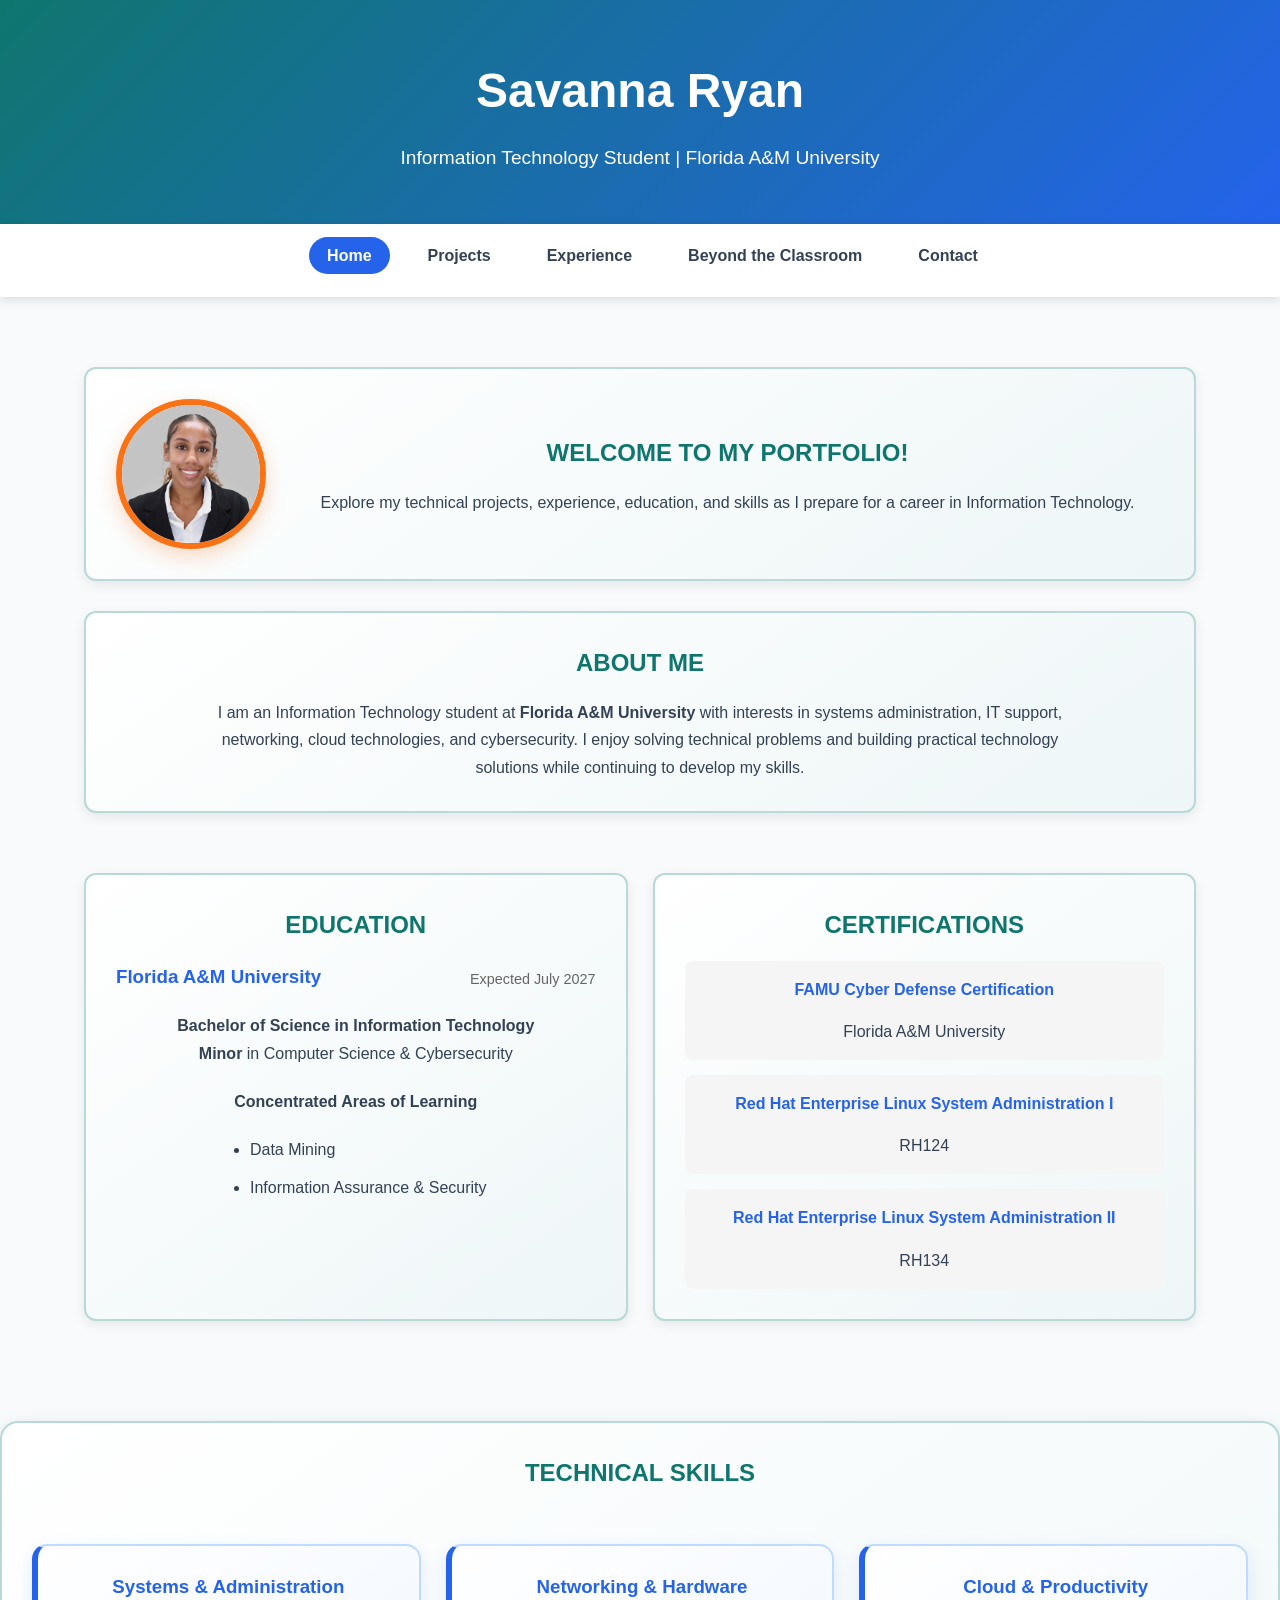
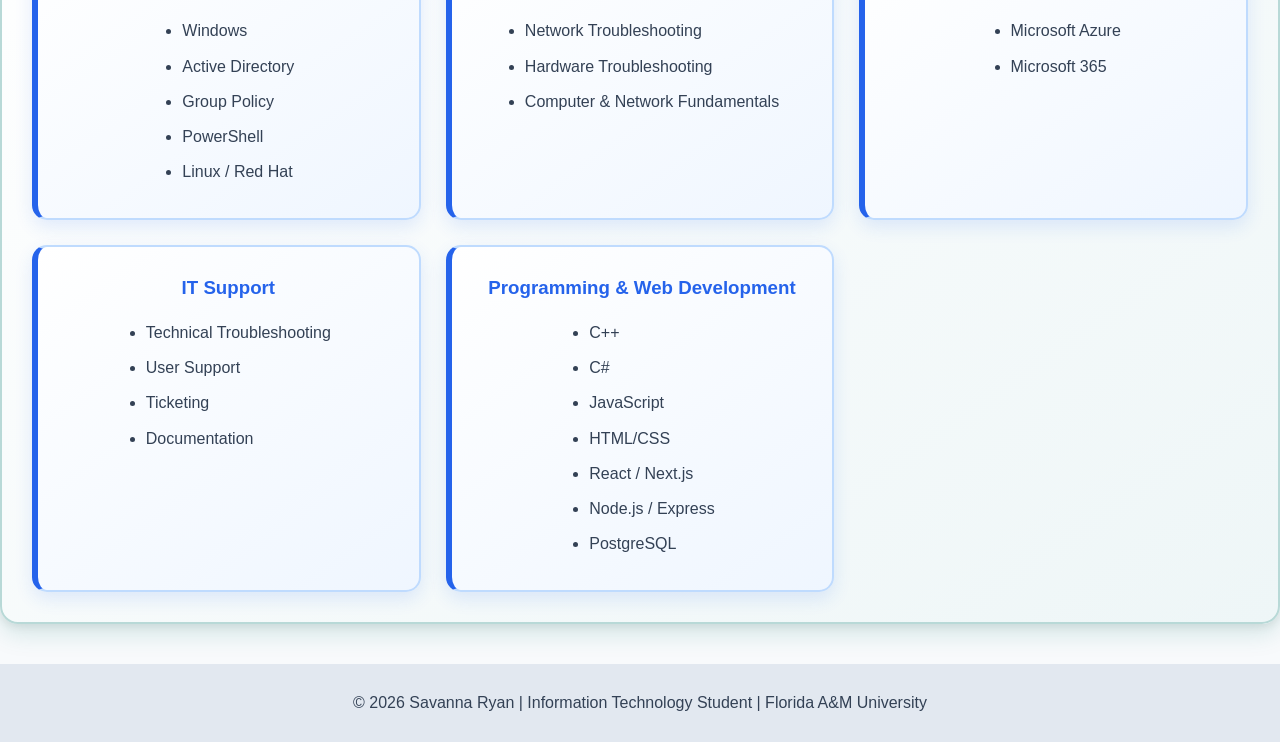
<file: index.html>
<!DOCTYPE html>
<html lang="en">

<head>
    <meta charset="UTF-8">
    <meta name="viewport" content="width=device-width, initial-scale=1.0">

    <title>Savanna Ryan | Portfolio Home</title>

    <link rel="stylesheet" href="css/styles.css">
</head>

<body>

    <header>
        <h1>Savanna Ryan</h1>
        <p>Information Technology Student | Florida A&amp;M University</p>
    </header>

<nav>

<ul>

<li><a href="index.html" class="active">Home</a></li>


<li class="dropdown">

<a href="projects.html">Projects</a>

<ul class="dropdown-menu">

<li>
<a href="projects/enterprise.html">
Enterprise Windows Infrastructure & Administration Lab
</a>
</li>

<li>
<a href="projects/it-support.html">
IT Support Operations & System Administration Lab
</a>
</li>

<li>
<a href="projects/portfolio.html">
Professional Portfolio Website
</a>
</li>

<li>
<a href="projects/streetwear.html">
Striker's Streetwear: E-Commerce Site — In Development
</a>
</li>

</ul>

</li>

<li><a href="experience.html">Experience</a></li>


<li><a href="collegelife.html">Beyond the Classroom</a></li>

<li><a href="contact.html">Contact</a></li>

</ul>

</nav>

 <main>

    <!-- Welcome + About Me -->
 

        <section id="welcome">

            <div class="profile-photo">
                <img src="images/profile.jpg" alt="Professional portrait of Savanna Ryan">
            </div>

            <div class="hero-text">
                <h2>WELCOME TO MY PORTFOLIO!</h2>

                <p>
                    Explore my technical projects, experience, education,
                    and skills as I prepare for a career in Information Technology.
                </p>
            </div>

        </section>


        <section class="about-me">

            <h2>ABOUT ME</h2>

            <p>
                I am an Information Technology student at
                <strong>Florida A&amp;M University</strong> with interests in
                systems administration, IT support, networking, cloud
                technologies, and cybersecurity. I enjoy solving technical
                problems and building practical technology solutions while
                continuing to develop my skills.
            </p>

        </section>




    <!-- Education + Certifications -->
    <div class="bottom-section">

        <!-- Education -->
        <section class="education-section">

            <h2>EDUCATION</h2>

            <div class="education-card">

                <div class="education-header">
                    <h3>Florida A&amp;M University</h3>
                    <span>Expected July 2027</span>
                </div>

                <p class="degree">
                    <strong>Bachelor of Science in Information Technology</strong>
                </p>

                <p>
                    <strong>Minor</strong> in Computer Science &amp; Cybersecurity
                </p>

                <div class="learning-areas">
                    <h4>Concentrated Areas of Learning</h4>

                    <ul>
                        <li>Data Mining</li>
                        <li>Information Assurance &amp; Security</li>
                    </ul>
                </div>

            </div>

        </section>


        <!-- Certifications -->
        <section class="certifications-section">

            <h2>CERTIFICATIONS</h2>

            <div class="certification-grid">

                <div class="certification-card">
                    <h3>FAMU Cyber Defense Certification</h3>
                    <p>Florida A&amp;M University</p>
                </div>

                <div class="certification-card">
                    <h3>Red Hat Enterprise Linux System Administration I</h3>
                    <p>RH124</p>
                </div>

                <div class="certification-card">
                    <h3>Red Hat Enterprise Linux System Administration II</h3>
                    <p>RH134</p>
                </div>

            </div>

        </section>

    </div>

</main>


            <!-- Technical Skills -->
            <section class="skills-preview">

                <h2>TECHNICAL SKILLS</h2>

                <div class="skills-category">

                    <h3>Systems &amp; Administration</h3>
                    <ul>
                        <li>Windows</li>
                        <li>Active Directory</li>
                        <li>Group Policy</li>
                        <li>PowerShell</li>
                        <li>Linux / Red Hat</li>
                    </ul>

                </div>

                <div class="skills-category">

                    <h3>Networking &amp; Hardware</h3>
                    <ul>
                        <li>Network Troubleshooting</li>
                        <li>Hardware Troubleshooting</li>
                        <li>Computer &amp; Network Fundamentals</li>
                    </ul>

                </div>

                <div class="skills-category">

                    <h3>Cloud &amp; Productivity</h3>
                    <ul>
                        <li>Microsoft Azure</li>
                        <li>Microsoft 365</li>
                    </ul>

                </div>

                <div class="skills-category">

                    <h3>IT Support</h3>
                    <ul>
                        <li>Technical Troubleshooting</li>
                        <li>User Support</li>
                        <li>Ticketing</li>
                        <li>Documentation</li>
                    </ul>

                </div>

                <div class="skills-category">

                    <h3>Programming &amp; Web Development</h3>
                    <ul>
                        <li>C++</li>
                        <li>C#</li>
                        <li>JavaScript</li>
                        <li>HTML/CSS</li>
                        <li>React / Next.js</li>
                        <li>Node.js / Express</li>
                        <li>PostgreSQL</li>
                    </ul>

                </div>

            </section>

        </section>

    </main>

    <footer>
        <p>
            &copy; 2026 Savanna Ryan |
            Information Technology Student |
            Florida A&amp;M University
        </p>
    </footer>

</body>

</html>
</file>
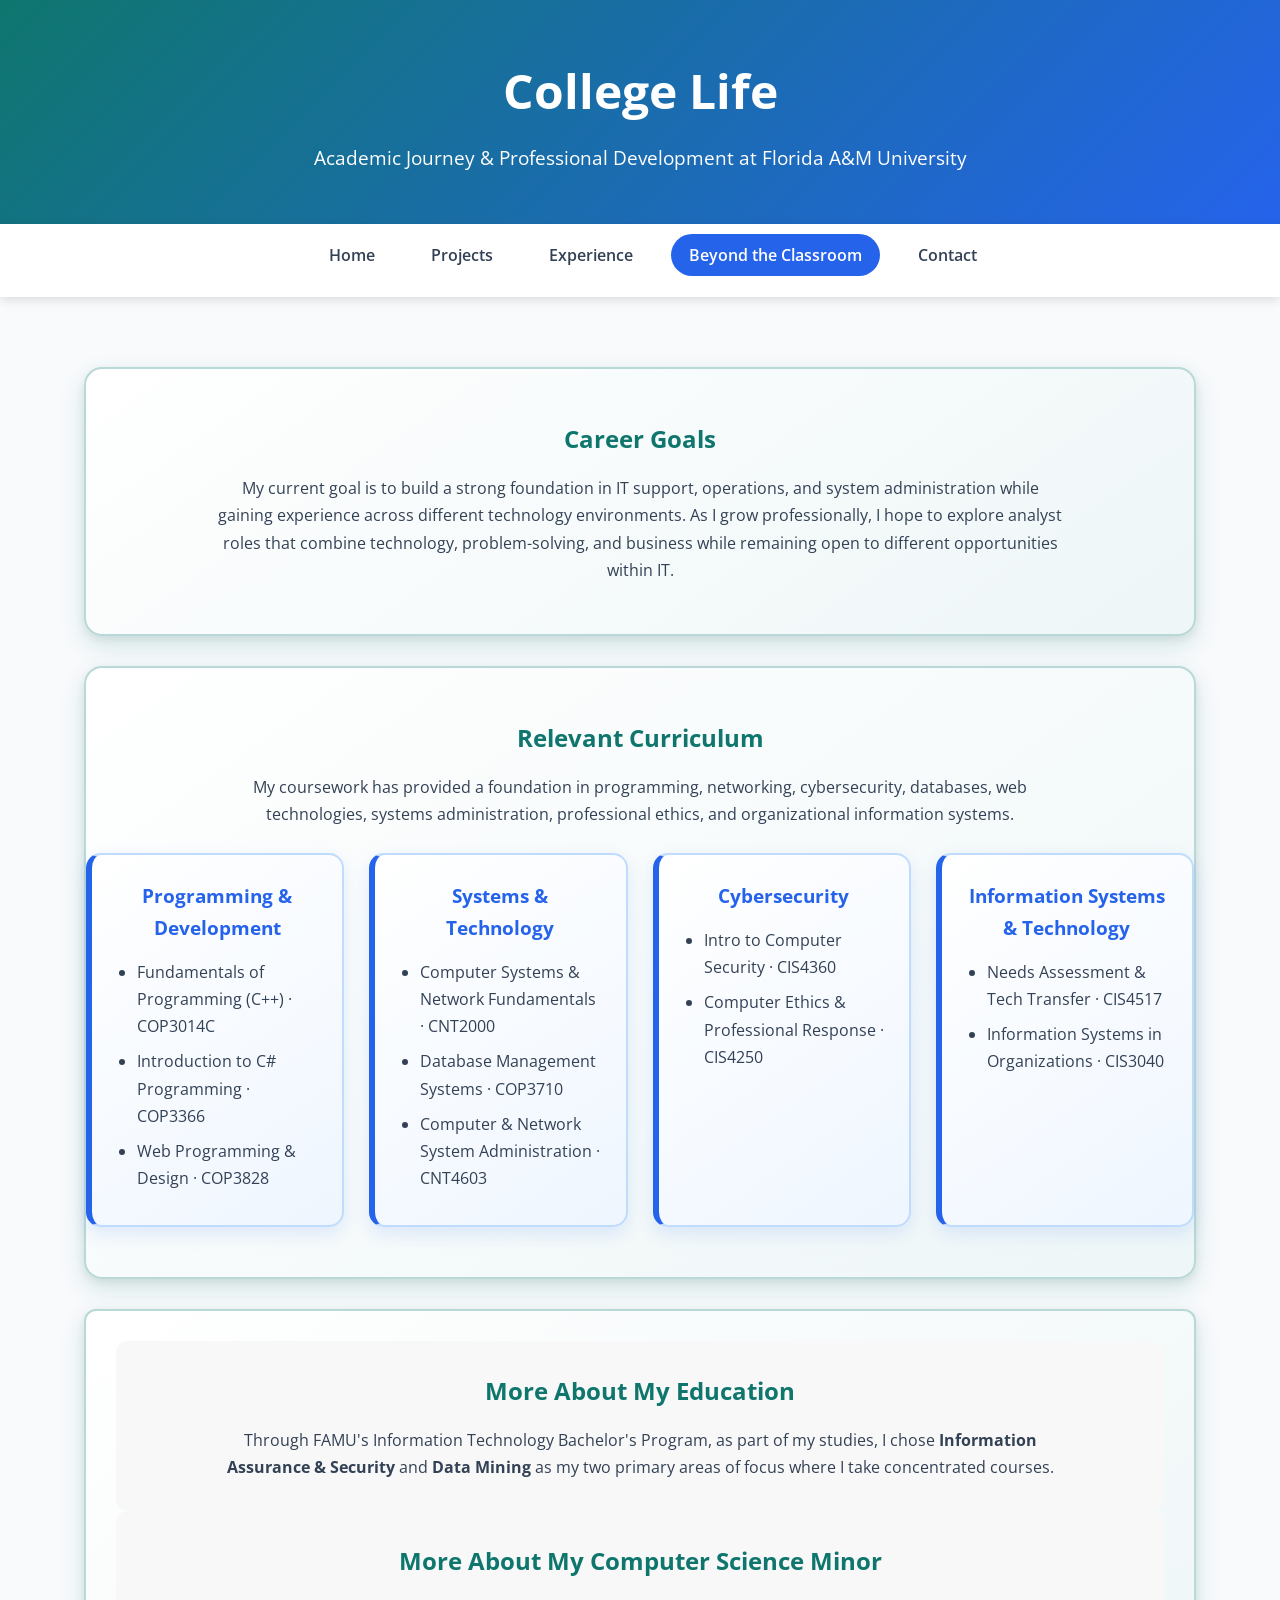
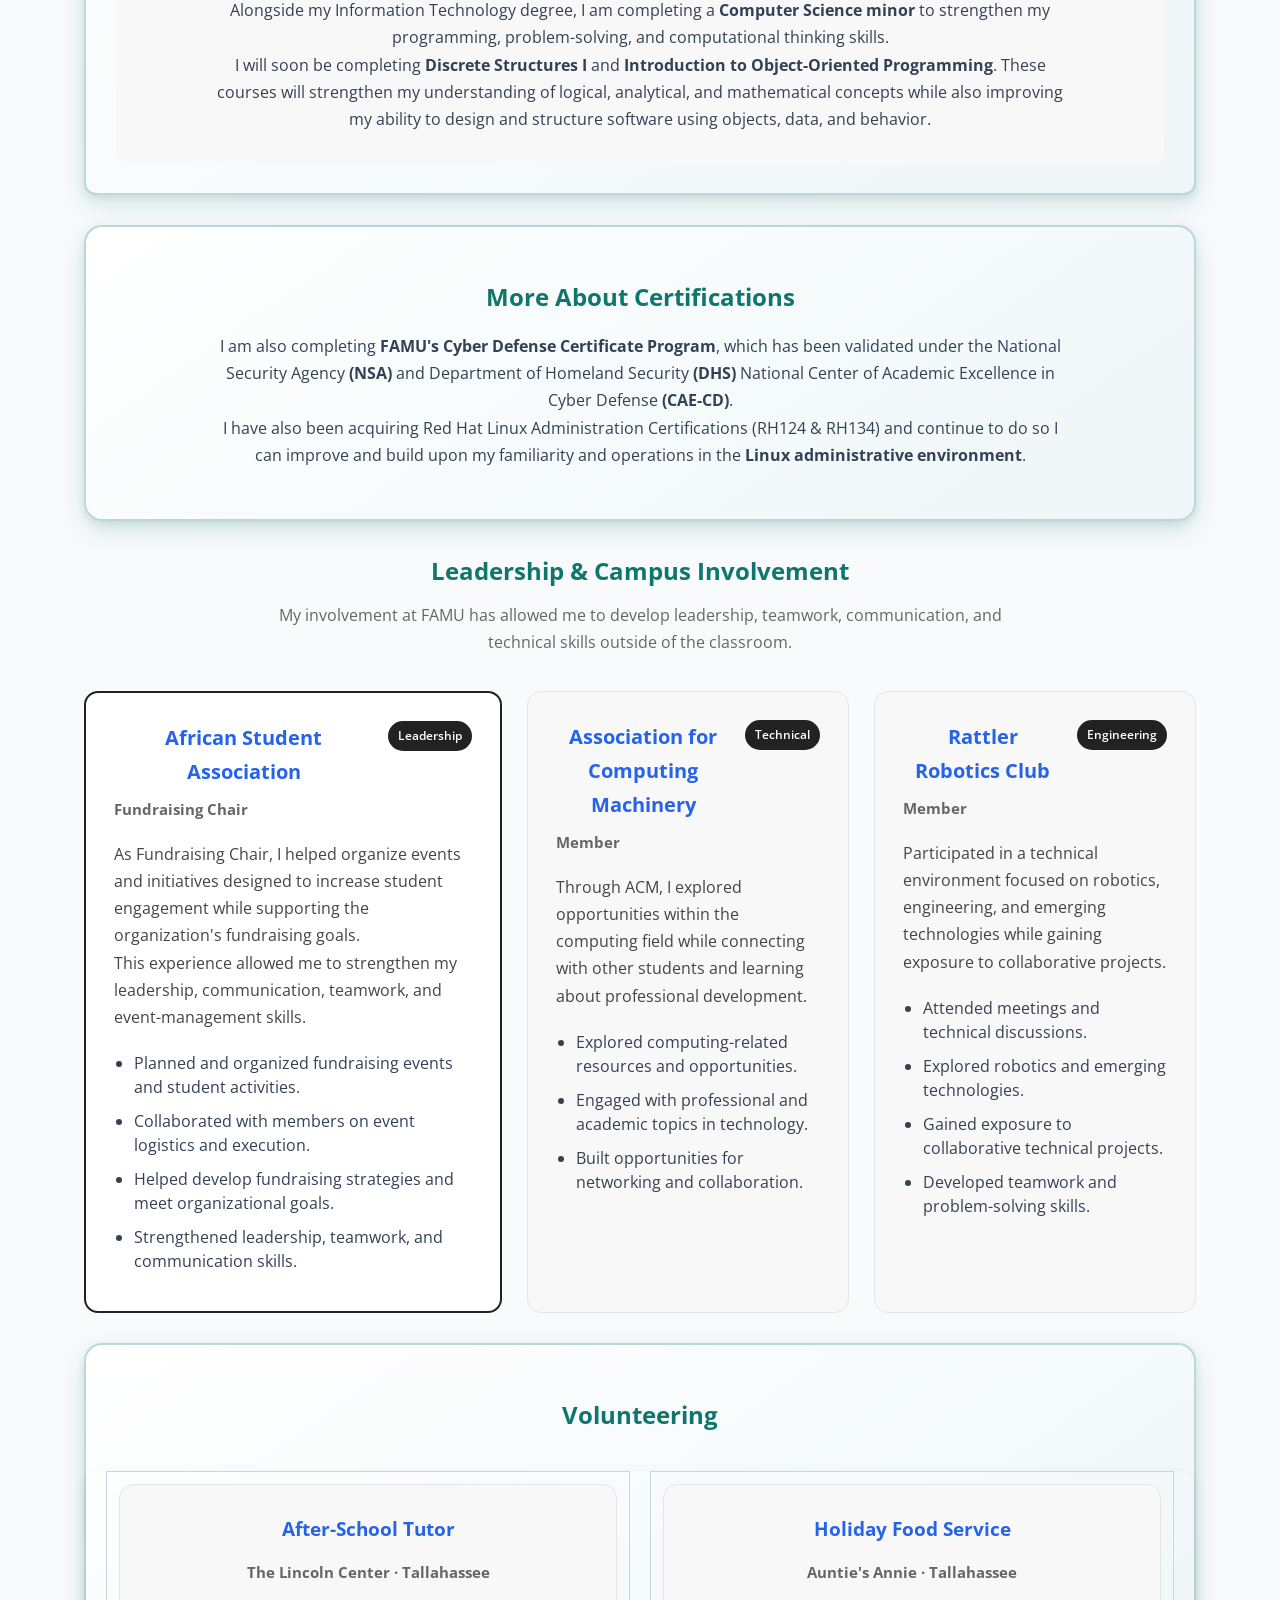
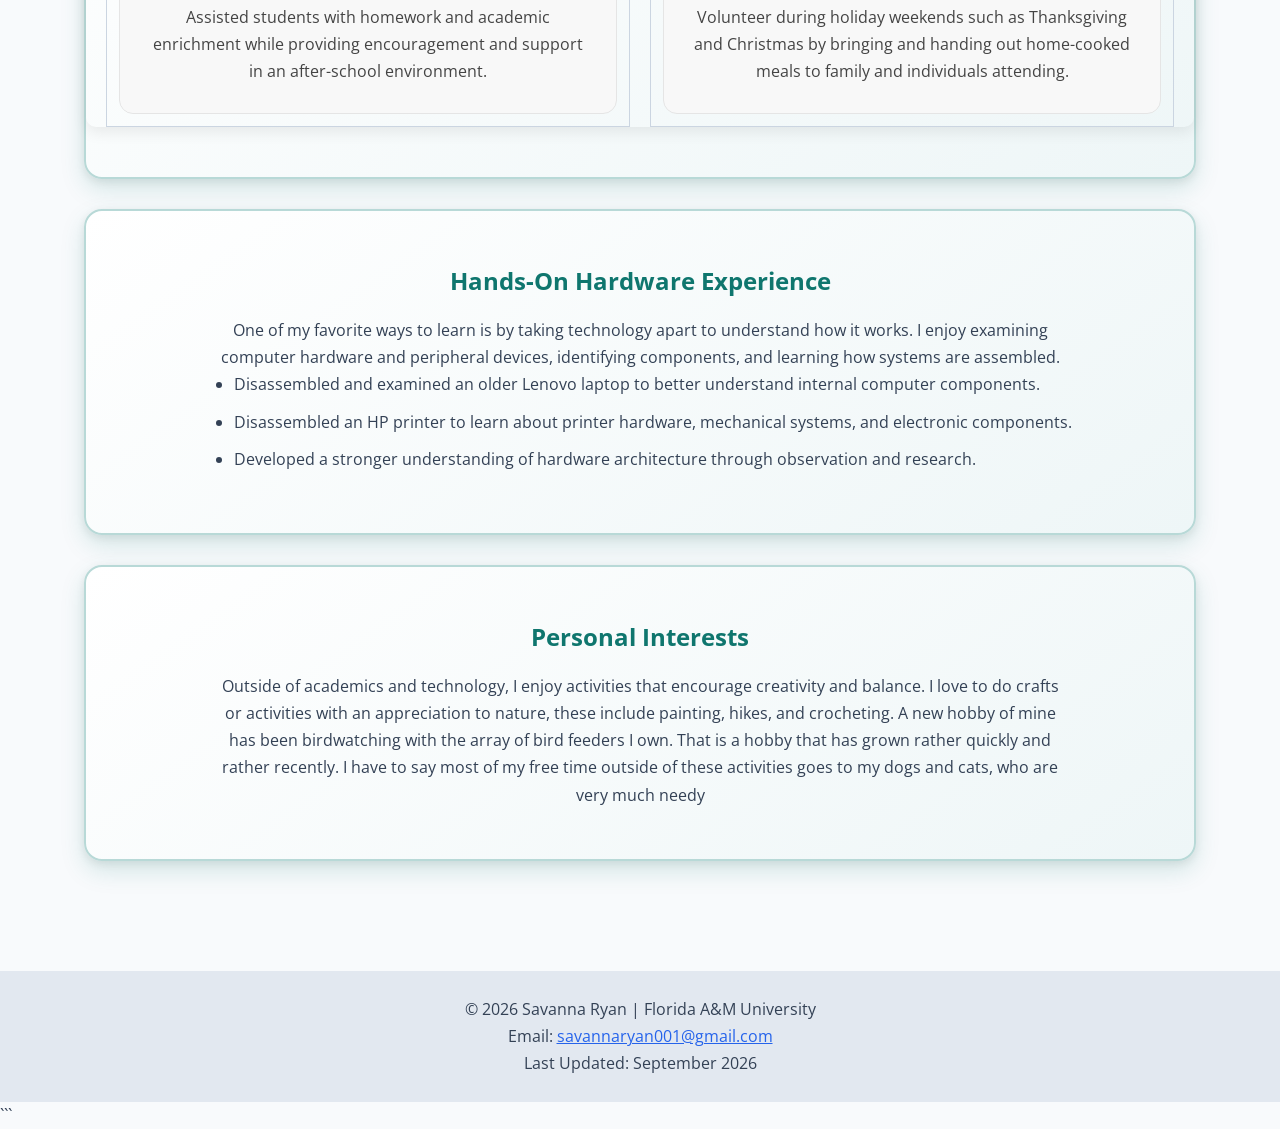
<file: collegelife.html>
<!DOCTYPE html>
<html lang="en">

<head>

    <meta charset="UTF-8">
    <meta name="viewport" content="width=device-width, initial-scale=1.0">

    <title>Savanna Ryan | College Life</title>

    <link rel="preconnect" href="https://fonts.googleapis.com">
    <link rel="preconnect" href="https://fonts.gstatic.com" crossorigin>

    <link href="https://fonts.googleapis.com/css2?family=Open+Sans:wght@300;400;600;700&display=swap" rel="stylesheet">

    <link rel="stylesheet" href="css/styles.css">

</head>


<body>


<header class="page-header">

    <h1>College Life</h1>

    <p>
        Academic Journey &amp; Professional Development at Florida A&amp;M University
    </p>

</header>




<nav>

<ul>

<li><a href="index.html">Home</a></li>


<li class="dropdown">

<a href="projects.html">Projects</a>

<ul class="dropdown-menu">

<li>
<a href="projects/enterprise.html">
Enterprise Windows Infrastructure & Administration Lab
</a>
</li>

<li>
<a href="projects/it-support.html">
IT Support Operations & System Administration Lab
</a>
</li>

<li>
<a href="projects/portfolio.html">
Professional Portfolio Website
</a>
</li>

<li>
<a href="projects/streetwear.html">
Striker's Streetwear: E-Commerce Site — In Development
</a>
</li>

</ul>

</li>

<li><a href="experience.html">Experience</a></li>


<li><a href="collegelife.html" class="active">Beyond the Classroom</a></li>

<li><a href="contact.html">Contact</a></li>

</ul>

</nav>




<main class="college-container">


<section class="college-section">


<h2>Career Goals</h2>


<p>

My current goal is to build a strong foundation in IT support, operations, and system administration while gaining experience across different technology environments. As I grow professionally, I hope to explore analyst roles that combine technology, problem-solving, and business while remaining open to different opportunities within IT.

</p>


</section>

<section class="college-section">


<h2>Relevant Curriculum</h2>


<p>
My coursework has provided a foundation in programming, networking,
cybersecurity, databases, web technologies, systems administration,
professional ethics, and organizational information systems.
</p>



<div class="course-grid">


<div class="course-card">

<h3>Programming &amp; Development</h3>

<ul>

<li>Fundamentals of Programming (C++) · COP3014C</li>

<li>Introduction to C# Programming · COP3366</li>

<li>Web Programming &amp; Design · COP3828</li>

</ul>

</div>





<div class="course-card">

<h3>Systems &amp; Technology</h3>

<ul>

<li>Computer Systems &amp; Network Fundamentals · CNT2000</li>

<li>Database Management Systems · COP3710</li>

<li>Computer &amp; Network System Administration · CNT4603</li>

</ul>

</div>





<div class="course-card">

<h3>Cybersecurity</h3>

<ul>

<li>Intro to Computer Security · CIS4360</li>

<li>Computer Ethics &amp; Professional Response · CIS4250</li>

</ul>

</div>





<div class="course-card">

<h3>Information Systems &amp; Technology</h3>

<ul>

<li>Needs Assessment &amp; Tech Transfer · CIS4517</li>

<li>Information Systems in Organizations · CIS3040</li>

</ul>

</div>



</div>


</section>


<section class="education-column">
<div class="education-column">
  <h2>More About My Education</h2>

  <p>
    Through FAMU's Information Technology Bachelor's Program, as part of my studies, I chose <strong>Information Assurance &amp; Security</strong> and <strong>Data Mining</strong> as my two primary areas of focus where I take concentrated courses.
  </p>

</div>

<div class="education-column">
  <h2>More About My Computer Science Minor</h2>

  <p>
    Alongside my Information Technology degree, I am completing a <strong>Computer Science minor</strong> to strengthen my programming, problem-solving, and computational thinking skills.
  </p>

  <p>
    I will soon be completing <strong>Discrete Structures I</strong> and <strong>Introduction to Object-Oriented Programming</strong>. These courses will strengthen my understanding of logical, analytical, and mathematical concepts while also improving my ability to design and structure software using objects, data, and behavior.
  </p>

</div>
</div></section>






<section class="college-section">

<h2>More About Certifications</h2>

<p>

I am also completing <strong>FAMU's Cyber Defense Certificate Program</strong>,
which has been validated under the
National Security Agency <strong>(NSA)</strong> and
Department of Homeland Security <strong>(DHS)</strong>
National Center of Academic Excellence in Cyber Defense <strong>(CAE-CD)</strong>.

</p>

<p>
I have also been acquiring Red Hat Linux Administration Certifications (RH124 & RH134) and continue to do so I can improve and build upon my familiarity and operations in the <strong>Linux administrative environment</strong>.


</section>

<div class="section-heading">
    <h2>Leadership &amp; Campus Involvement</h2>
    <p>
        My involvement at FAMU has allowed me to develop leadership,
        teamwork, communication, and technical skills outside of the classroom.
    </p>
</div>

<div class="activity-grid">

    <!-- African Student Association -->
    <div class="activity-card featured-activity">

        <div class="activity-header">
            <h3>African Student Association</h3>
            <span>Leadership</span>
        </div>

        <h4>Fundraising Chair</h4>

        <p>
            As Fundraising Chair, I helped organize events and initiatives
            designed to increase student engagement while supporting the
            organization's fundraising goals.
        </p>

        <p>
            This experience allowed me to strengthen my leadership,
            communication, teamwork, and event-management skills.
        </p>

        <ul>
            <li>Planned and organized fundraising events and student activities.</li>
            <li>Collaborated with members on event logistics and execution.</li>
            <li>Helped develop fundraising strategies and meet organizational goals.</li>
            <li>Strengthened leadership, teamwork, and communication skills.</li>
        </ul>

    </div>


    <!-- ACM -->
    <div class="activity-card">

        <div class="activity-header">
            <h3>Association for Computing Machinery</h3>
            <span>Technical</span>
        </div>

        <h4>Member</h4>

        <p>
            Through ACM, I explored opportunities within the computing field
            while connecting with other students and learning about
            professional development.
        </p>

        <ul>
            <li>Explored computing-related resources and opportunities.</li>
            <li>Engaged with professional and academic topics in technology.</li>
            <li>Built opportunities for networking and collaboration.</li>
        </ul>

    </div>


    <!-- Rattler Robotics -->
    <div class="activity-card">

        <div class="activity-header">
            <h3>Rattler Robotics Club</h3>
            <span>Engineering</span>
        </div>

        <h4>Member</h4>

        <p>
            Participated in a technical environment focused on robotics,
            engineering, and emerging technologies while gaining exposure
            to collaborative projects.
        </p>

        <ul>
            <li>Attended meetings and technical discussions.</li>
            <li>Explored robotics and emerging technologies.</li>
            <li>Gained exposure to collaborative technical projects.</li>
            <li>Developed teamwork and problem-solving skills.</li>
        </ul>

    </div>

</div>



<section class="college-section"> <div class="section-heading"> <h2>Volunteering</h2> </div> <table style="width: 100%; border-collapse: separate; border-spacing: 20px 0;"> <tr>
  <td style="width: 50%; vertical-align: top;">
    <div class="activity-card">
      <h3>After-School Tutor</h3>

      <h4>The Lincoln Center · Tallahassee</h4>

      <p>
        Assisted students with homework and academic enrichment while providing
        encouragement and support in an after-school environment.
      </p>
    </div>
  </td>

  <td style="width: 50%; vertical-align: top;">
    <div class="activity-card">
      <h3>Holiday Food Service</h3>

      <h4>Auntie's Annie · Tallahassee</h4>

      <p>
        Volunteer during holiday weekends such as Thanksgiving and Christmas by
        bringing and handing out home-cooked meals to family and individuals attending.
      </p>
    </div>
  </td>

</tr>

</table> </section>

<section class="college-section">


<h2>Hands-On Hardware Experience</h2>


<p>

One of my favorite ways to learn is by taking technology apart to understand
how it works. I enjoy examining computer hardware and peripheral devices,
identifying components, and learning how systems are assembled.

</p>


<ul>

<li>
Disassembled and examined an older Lenovo laptop to better understand
internal computer components.
</li>

<li>
Disassembled an HP printer to learn about printer hardware, mechanical systems,
and electronic components.
</li>

<li>
Developed a stronger understanding of hardware architecture through observation
and research.
</li>

</ul>


</section>






<section class="college-section">


<h2>Personal Interests</h2>


<p>

Outside of academics and technology, I enjoy activities that encourage
creativity and balance.

I love to do crafts or activities with an appreciation to nature, these include painting, hikes, and crocheting. A new hobby of mine has been birdwatching with the array of bird feeders I own. That is a hobby that has grown rather quickly and rather recently. I have to say most of my free time outside of these activities goes to my dogs and cats, who are very much needy

</p>


</section>




</main>





<footer>


<p>
&copy; 2026 Savanna Ryan | Florida A&amp;M University
</p>


<p>

Email:

<a href="mailto:savannaryan001@gmail.com">
savannaryan001@gmail.com
</a>

</p>


<p>
Last Updated: September 2026
</p>


</footer>



</body>

</html>

```
</file>
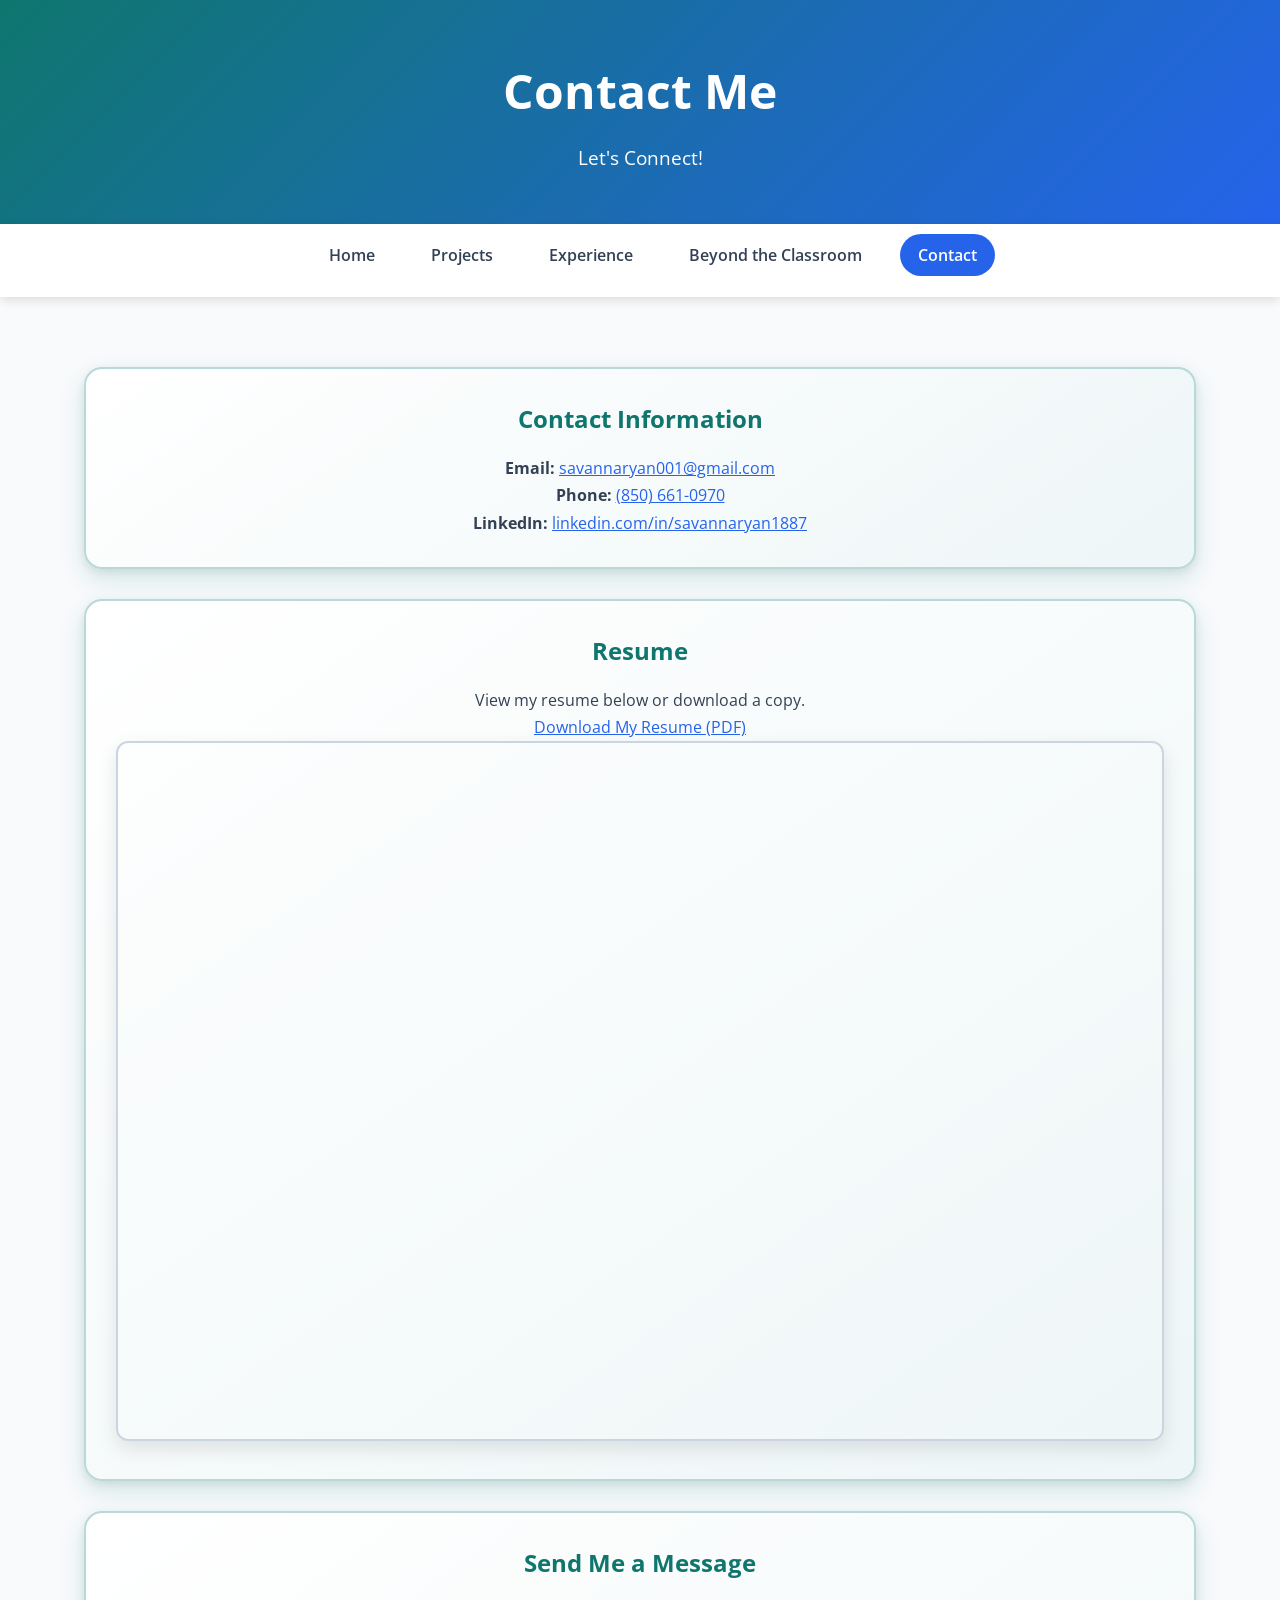
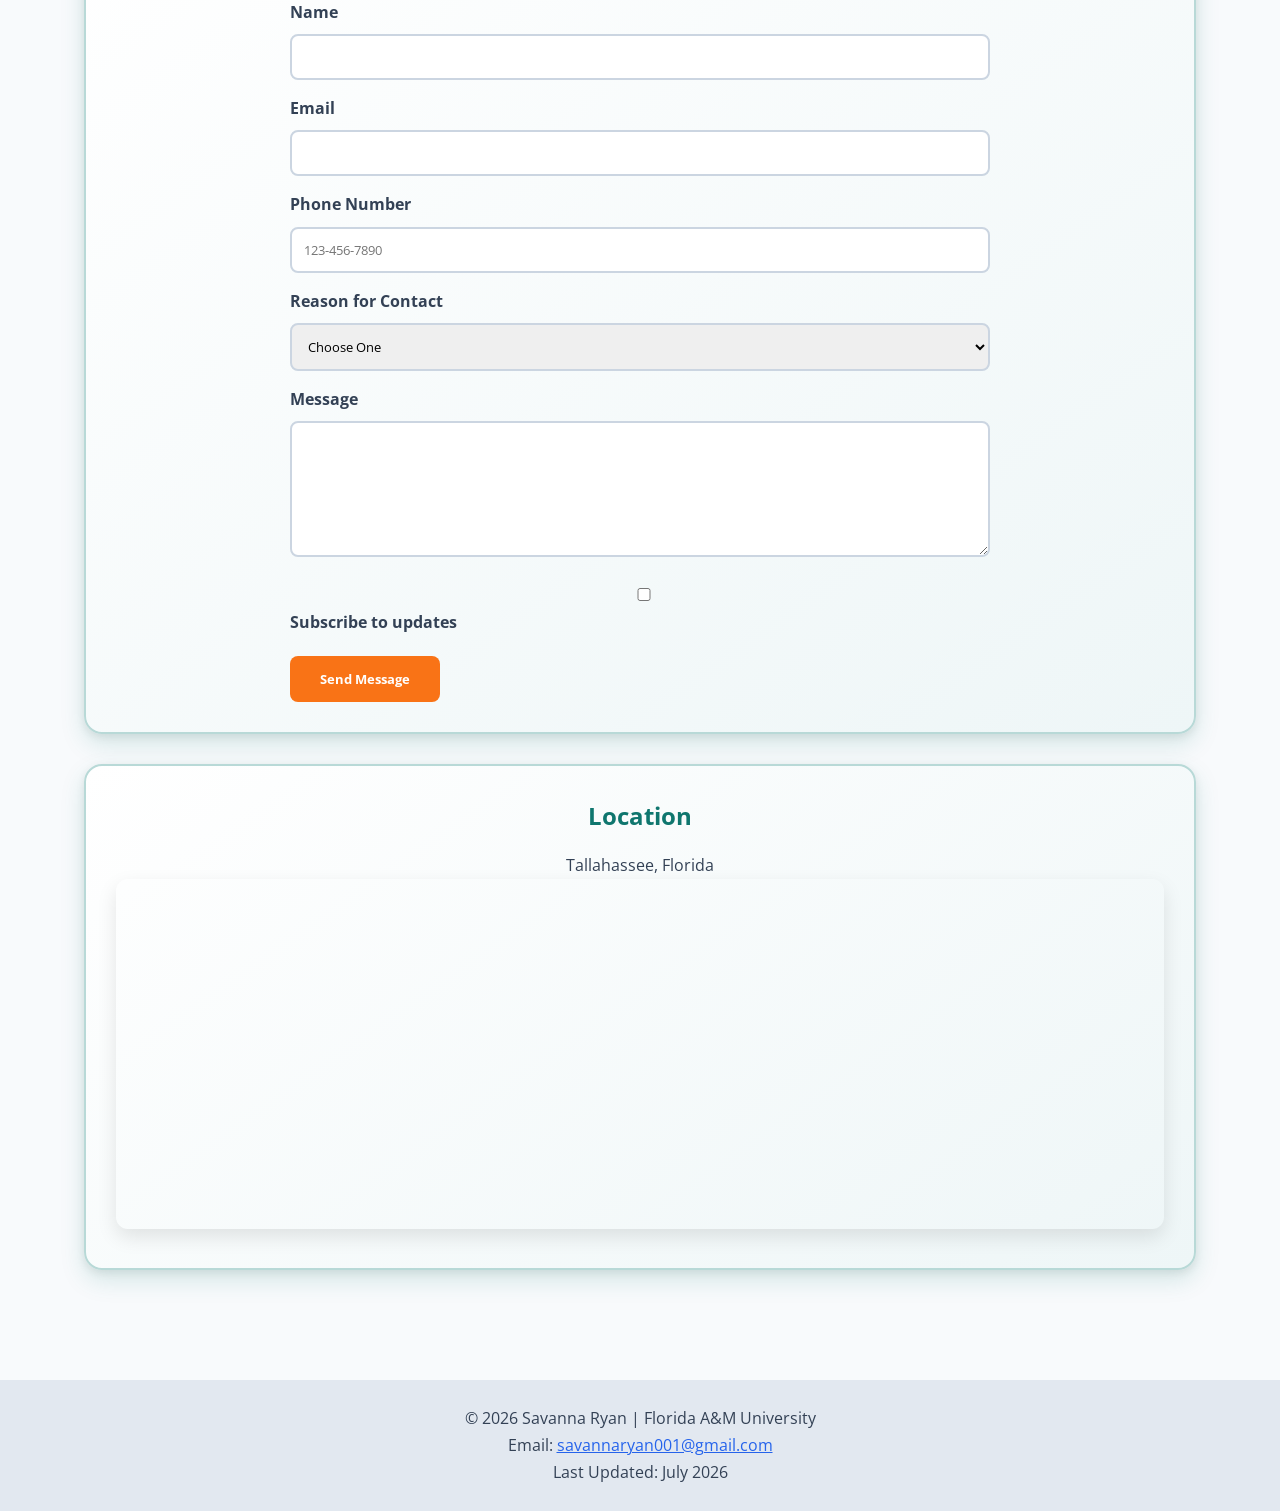
<file: contact.html>
<!DOCTYPE html>
<html lang="en">

<head>

    <meta charset="UTF-8">
    <meta name="viewport" content="width=device-width, initial-scale=1.0">

    <title>Savanna Ryan | Contact</title>

    <link rel="preconnect" href="https://fonts.googleapis.com">
    <link rel="preconnect" href="https://fonts.gstatic.com" crossorigin>

    <link href="https://fonts.googleapis.com/css2?family=Open+Sans:wght@300;400;600;700&display=swap" rel="stylesheet">

    <link rel="stylesheet" href="css/styles.css">

</head>

<body>

<header>

    <h1>Contact Me</h1>

    <p>Let's Connect!</p>

</header>

<nav>

<ul>

<li><a href="index.html">Home</a></li>


<li class="dropdown">

<a href="projects.html">Projects</a>

<ul class="dropdown-menu">

<li>
<a href="projects/enterprise.html">
Enterprise Windows Infrastructure & Administration Lab
</a>
</li>

<li>
<a href="projects/it-support.html">
IT Support Operations & System Administration Lab
</a>
</li>

<li>
<a href="projects/portfolio.html">
Professional Portfolio Website
</a>
</li>

<li>
<a href="projects/streetwear.html">
Striker's Streetwear: E-Commerce Site — In Development
</a>
</li>

</ul>

</li>

<li><a href="experience.html">Experience</a></li>


<li><a href="collegelife.html">Beyond the Classroom</a></li>

<li><a href="contact.html" class="active">Contact</a></li>

</ul>

</nav>

<main>

<section class="contact-info">

    <h2>Contact Information</h2>

    <p>
        <strong>Email:</strong>
        <a href="mailto:savannaryan001@gmail.com">
            savannaryan001@gmail.com
        </a>
    </p>

<p>
    <strong>Phone:</strong>
    <a href="tel:8506610970">
        (850) 661-0970
    </a>
</p>


    <p>
        <strong>LinkedIn:</strong>
        <a href="https://www.linkedin.com/in/savannaryan1887"
           target="_blank">
            linkedin.com/in/savannaryan1887
        </a>
    </p>

</section>

<section class="resume-section">

    <h2>Resume</h2>

    <p>
        View my resume below or download a copy.
    </p>

    <p>
        <a href="media/Ryan-Savanna-Resume-2026.pdf" download>
            Download My Resume (PDF)
        </a>
    </p>

    <iframe
        src="media/Ryan-Savanna-Resume-2026.pdf"
        width="100%"
        height="700"
        title="Savanna Ryan Resume">
    </iframe>

</section>

<section class="contact-form">

    <h2>Send Me a Message</h2>

    <form action="#" method="post">

        <label for="name">Name</label>

        <input
            type="text"
            id="name"
            name="name"
            required>

        <label for="email">Email</label>

        <input
            type="email"
            id="email"
            name="email"
            required>

        <label for="phone">Phone Number</label>

        <input
            type="tel"
            id="phone"
            name="phone"
            pattern="[0-9]{3}-[0-9]{3}-[0-9]{4}"
            placeholder="123-456-7890">

        <label for="reason">Reason for Contact</label>

        <select
            id="reason"
            name="reason"
            required>

            <option value="">Choose One</option>
            <option>Employment Opportunity</option>
            <option>Networking</option>
            <option>Project Collaboration</option>
            <option>General Question</option>

        </select>

        <label for="message">Message</label>

        <textarea
            id="message"
            name="message"
            rows="6"
            required></textarea>

        <label>

            <input
                type="checkbox"
                id="subscribe"
                name="subscribe">

            Subscribe to updates

        </label>

        <input
            type="submit"
            value="Send Message">

    </form>

</section>

<section class="location">

    <h2>Location</h2>

    <p>
        Tallahassee, Florida
    </p>

    <iframe
        src="https://www.google.com/maps?q=Tallahassee,Florida&output=embed"
        width="100%"
        height="350"
        style="border:0;"
        allowfullscreen=""
        loading="lazy">
    </iframe>

</section>

</main>

<footer>

    <p>
        &copy; 2026 Savanna Ryan |
        Florida A&amp;M University
    </p>

    <p>
        Email:
        <a href="mailto:savannaryan001@gmail.com">
            savannaryan001@gmail.com
        </a>
    </p>

    <p>Last Updated: July 2026</p>

</footer>

</body>

</html>
</file>
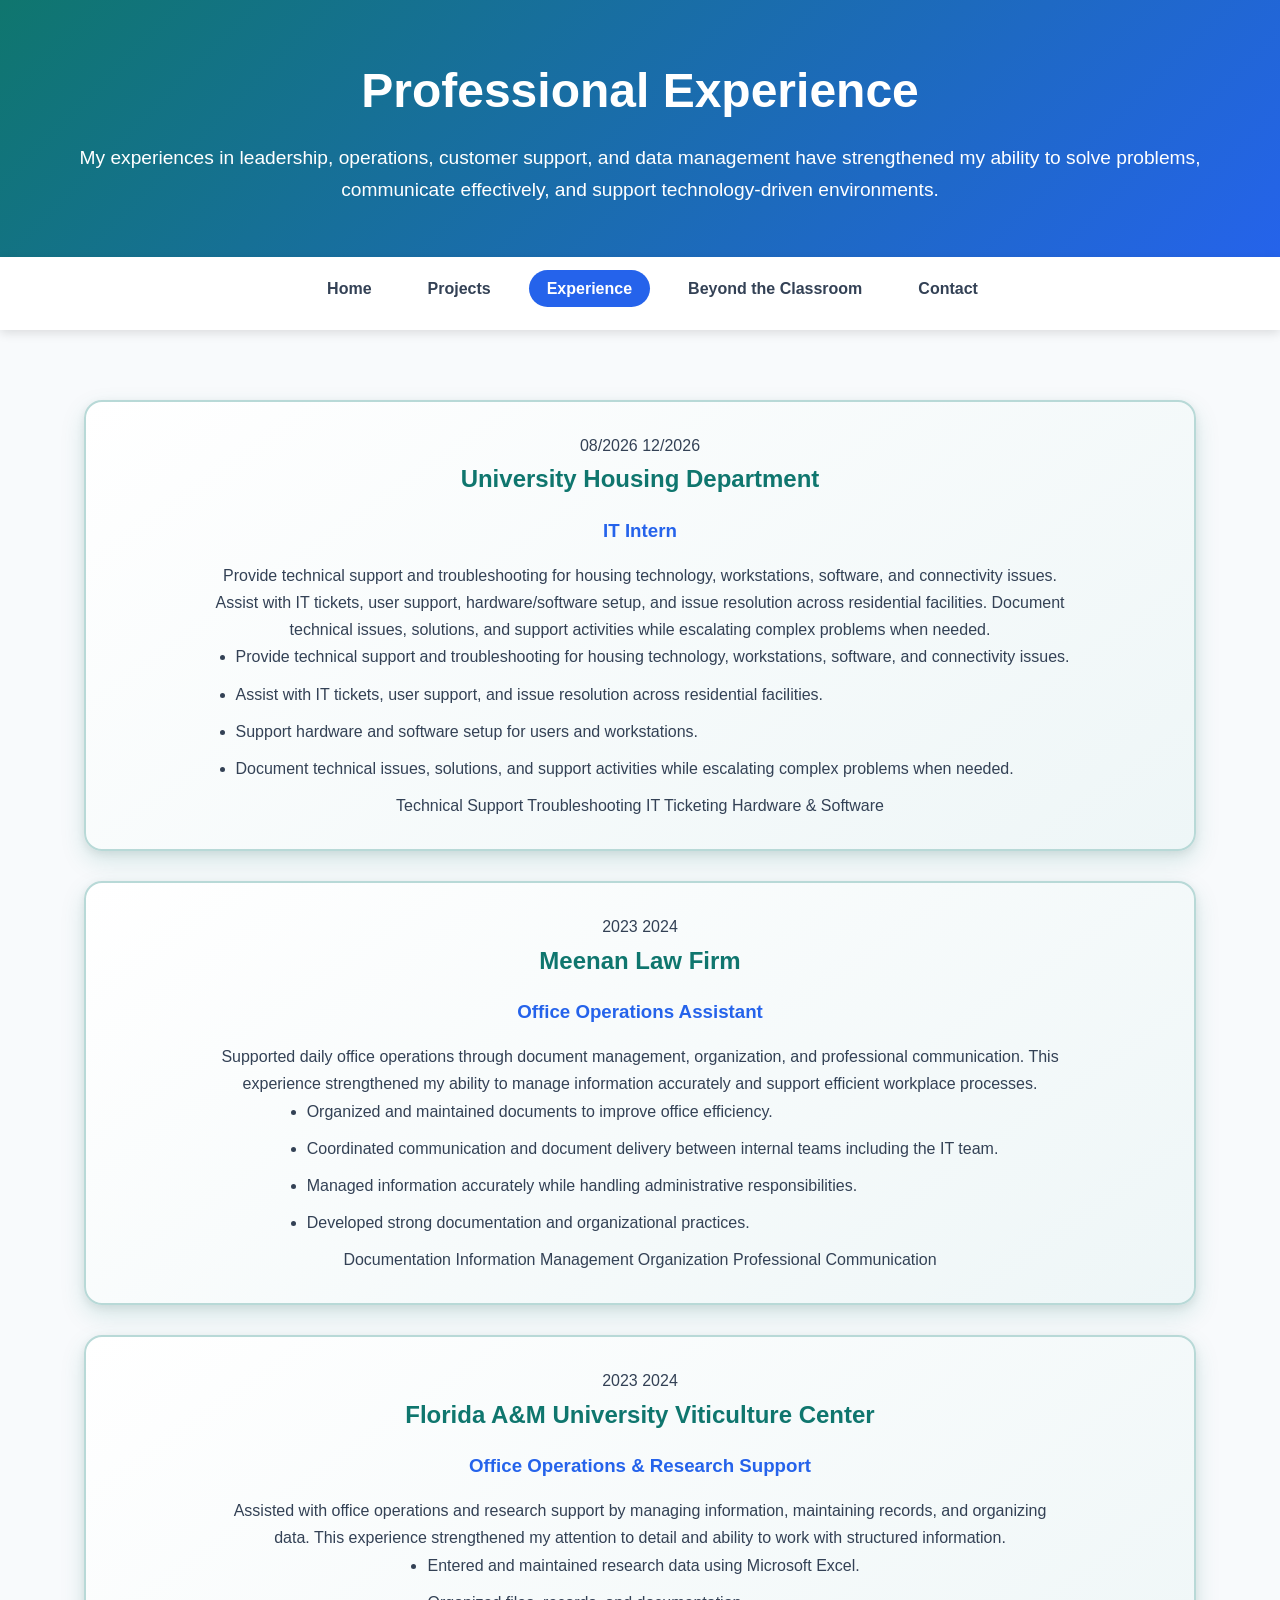
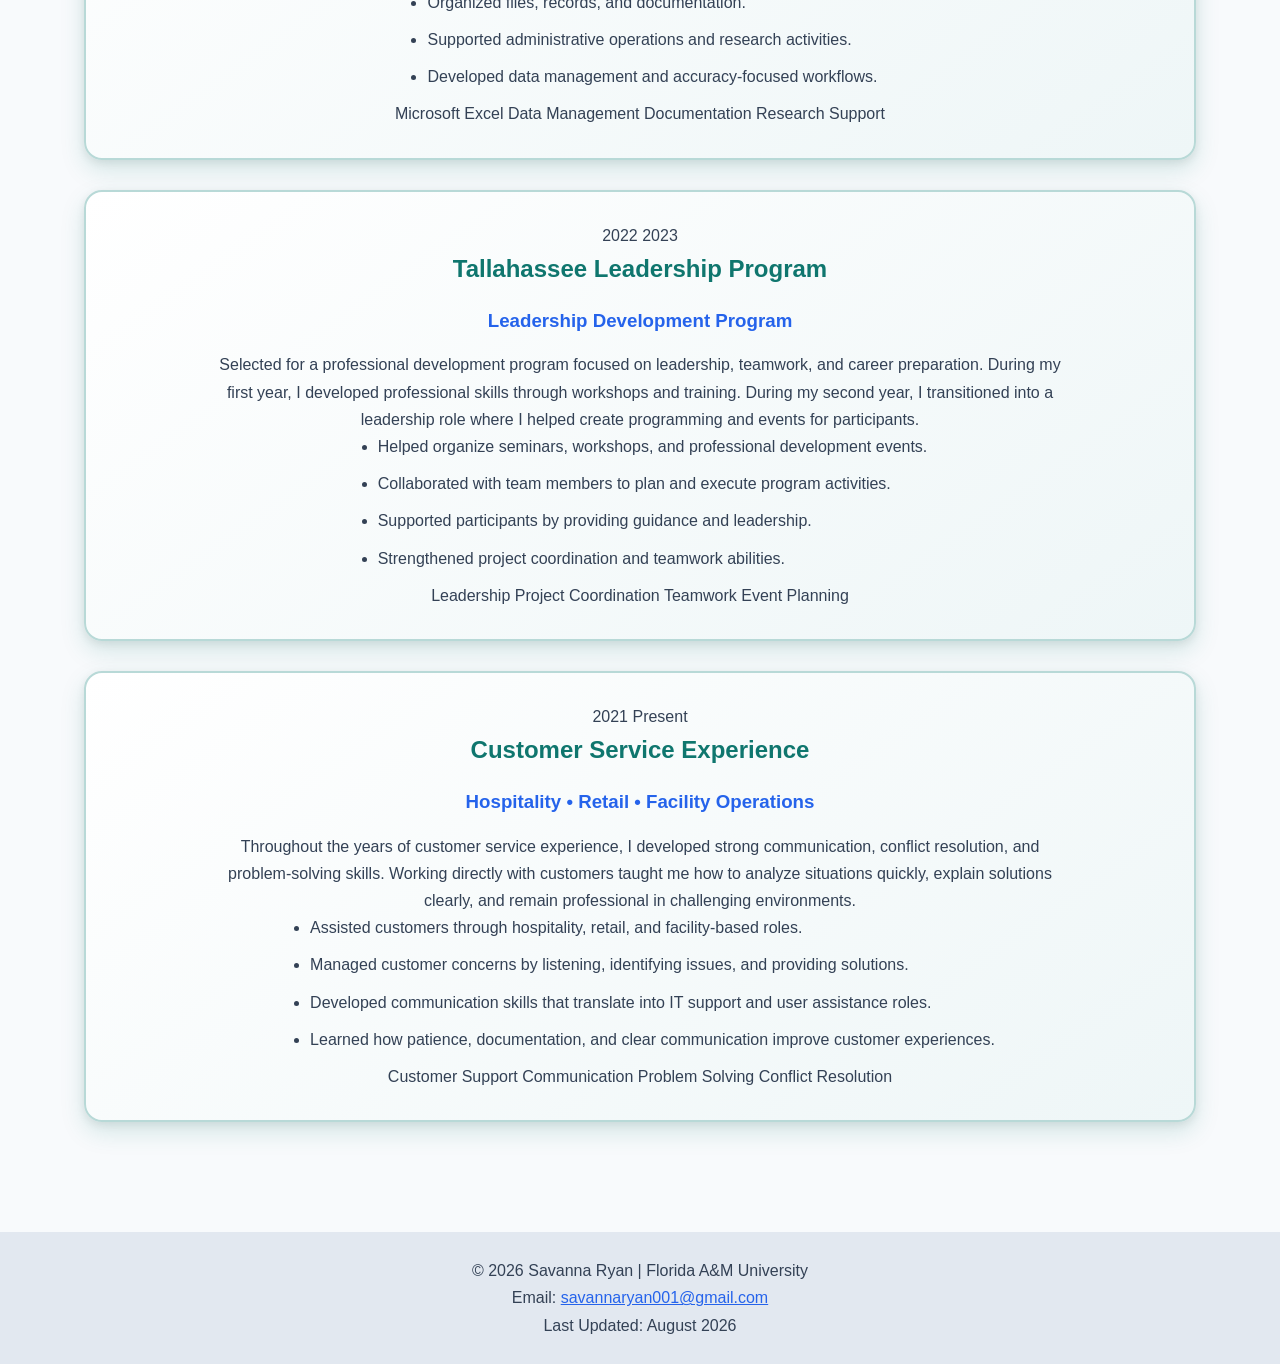
<file: experience.html>
<!DOCTYPE html>
<html lang="en">

<head>
    <meta charset="UTF-8">
    <meta name="viewport" content="width=device-width, initial-scale=1.0">

    <title>Savanna Ryan | Professional Experience</title>

    <link rel="stylesheet" href="css/styles.css">
</head>


<body>


<header class="page-header">

    <h1>Professional Experience</h1>

    <p>
        My experiences in leadership, operations, customer support, and data management
        have strengthened my ability to solve problems, communicate effectively, and
        support technology-driven environments.
    </p>

</header>



<nav>

<ul>

<li><a href="index.html">Home</a></li>


<li class="dropdown">

<a href="projects.html">Projects</a>

<ul class="dropdown-menu">

<li>
<a href="projects/enterprise.html">
Enterprise Windows Infrastructure & Administration Lab
</a>
</li>

<li>
<a href="projects/it-support.html">
IT Support Operations & System Administration Lab
</a>
</li>

<li>
<a href="projects/portfolio.html">
Professional Portfolio Website
</a>
</li>

<li>
<a href="projects/streetwear.html">
Striker's Streetwear: E-Commerce Site — In Development
</a>
</li>

</ul>

</li>

<li><a href="experience.html" class="active">Experience</a></li>


<li><a href="collegelife.html">Beyond the Classroom</a></li>

<li><a href="contact.html">Contact</a></li>

</ul>

</nav>



<main class="experience-container">





<!-- University Housing -->

<section class="experience-item">


    <div class="experience-date">

        <span>08/2026</span>
        <span>12/2026</span>

    </div>



    <div class="experience-content">


        <h2>University Housing Department</h2>


        <h3>
            IT Intern
        </h3>



        <p>
            Provide technical support and troubleshooting for housing technology,
            workstations, software, and connectivity issues. Assist with IT tickets,
            user support, hardware/software setup, and issue resolution across
            residential facilities. Document technical issues, solutions, and support
            activities while escalating complex problems when needed.
        </p>



        <ul>

            <li>
                Provide technical support and troubleshooting for housing technology,
                workstations, software, and connectivity issues.
            </li>

            <li>
                Assist with IT tickets, user support, and issue resolution across
                residential facilities.
            </li>

            <li>
                Support hardware and software setup for users and workstations.
            </li>

            <li>
                Document technical issues, solutions, and support activities while
                escalating complex problems when needed.
            </li>

        </ul>



        <div class="skills">

            <span>Technical Support</span>
            <span>Troubleshooting</span>
            <span>IT Ticketing</span>
            <span>Hardware &amp; Software</span>

        </div>



    </div>


</section>




<!-- Meenan -->

<section class="experience-item">


    <div class="experience-date">
        <span>2023</span>
        <span>2024</span>
    </div>



    <div class="experience-content">

        <h2>Meenan Law Firm</h2>

        <h3>
            Office Operations Assistant
        </h3>


        <p>
            Supported daily office operations through document management,
            organization, and professional communication. This experience strengthened
            my ability to manage information accurately and support efficient
            workplace processes.
        </p>



        <ul>

            <li>
                Organized and maintained documents to improve office efficiency.
            </li>

            <li>
                Coordinated communication and document delivery between internal teams including 		the IT team.
            </li>

            <li>
                Managed information accurately while handling administrative responsibilities.
            </li>

            <li>
                Developed strong documentation and organizational practices.
            </li>

        </ul>



        <div class="skills">

            <span>Documentation</span>
            <span>Information Management</span>
            <span>Organization</span>
            <span>Professional Communication</span>

        </div>



    </div>


</section>





<!-- Viticulture -->

<section class="experience-item">


    <div class="experience-date">

        <span>2023</span>
        <span>2024</span>

    </div>



    <div class="experience-content">


        <h2>Florida A&amp;M University Viticulture Center</h2>


        <h3>
            Office Operations &amp; Research Support
        </h3>



        <p>
            Assisted with office operations and research support by managing
            information, maintaining records, and organizing data. This experience
            strengthened my attention to detail and ability to work with structured
            information.
        </p>



        <ul>

            <li>
                Entered and maintained research data using Microsoft Excel.
            </li>

            <li>
                Organized files, records, and documentation.
            </li>

            <li>
                Supported administrative operations and research activities.
            </li>

            <li>
                Developed data management and accuracy-focused workflows.
            </li>

        </ul>



        <div class="skills">

            <span>Microsoft Excel</span>
            <span>Data Management</span>
            <span>Documentation</span>
            <span>Research Support</span>

        </div>



    </div>


</section>





<!-- Leadership -->

<section class="experience-item">


    <div class="experience-date">

        <span>2022</span>
        <span>2023</span>

    </div>



    <div class="experience-content">


        <h2>Tallahassee Leadership Program</h2>


        <h3>
            Leadership Development Program
        </h3>



        <p>
            Selected for a professional development program focused on leadership,
            teamwork, and career preparation. During my first year, I developed
            professional skills through workshops and training. During my second year,
            I transitioned into a leadership role where I helped create programming
            and events for participants.
        </p>



        <ul>

            <li>
                Helped organize seminars, workshops, and professional development events.
            </li>

            <li>
                Collaborated with team members to plan and execute program activities.
            </li>

            <li>
                Supported participants by providing guidance and leadership.
            </li>

            <li>
                Strengthened project coordination and teamwork abilities.
            </li>

        </ul>



        <div class="skills">

            <span>Leadership</span>
            <span>Project Coordination</span>
            <span>Teamwork</span>
            <span>Event Planning</span>


        </div>



    </div>



</section>








<section class="experience-item">

    <div class="experience-date">
        <span>2021</span>
        <span>Present</span>
    </div>


    <div class="experience-content">

        <h2>Customer Service Experience</h2>

        <h3>
            Hospitality • Retail • Facility Operations
        </h3>


        <p>
            Throughout the years of customer service experience, I developed strong
            communication, conflict resolution, and problem-solving skills. Working
            directly with customers taught me how to analyze situations quickly,
            explain solutions clearly, and remain professional in challenging
            environments.
        </p>


        <ul>

            <li>
                Assisted customers through hospitality, retail, and facility-based roles.
            </li>

            <li>
                Managed customer concerns by listening, identifying issues, and providing solutions.
            </li>

            <li>
                Developed communication skills that translate into IT support and user assistance roles.
            </li>

            <li>
                Learned how patience, documentation, and clear communication improve customer experiences.
            </li>

        </ul>


        <div class="skills">

            <span>Customer Support</span>
            <span>Communication</span>
            <span>Problem Solving</span>
            <span>Conflict Resolution</span>

        </div>


    </div>

</section>


</main>




<footer>

<p>
&copy; 2026 Savanna Ryan | Florida A&amp;M University
</p>


<p>
Email:
<a href="mailto:savannaryan001@gmail.com">
savannaryan001@gmail.com
</a>
</p>


<p>
Last Updated: August 2026
</p>


</footer>



</body>

</html>
</file>
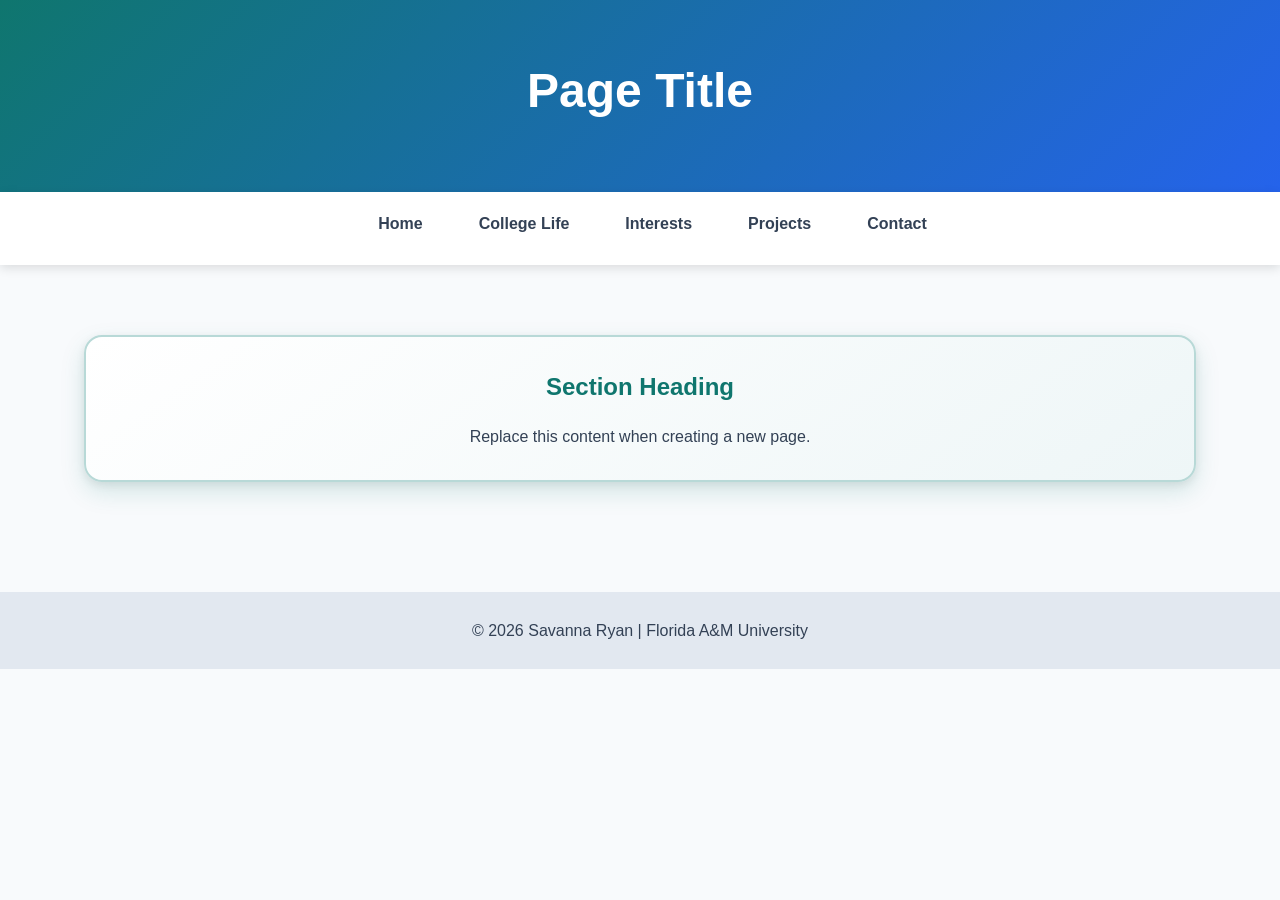
<file: template.html>
<!DOCTYPE html>
<html lang="en">

<head>

    <meta charset="UTF-8">
    <meta name="viewport" content="width=device-width, initial-scale=1.0">

    <title>Template</title>

    <link rel="stylesheet" href="css/styles.css">

</head>

<body>

<header>

    <h1>Page Title</h1>

</header>

<nav>

    <ul>
        <li><a href="index.html">Home</a></li>
        <li><a href="collegelife.html">College Life</a></li>
        <li><a href="hobbies.html">Interests</a></li>
        <li><a href="projects.html">Projects</a></li>
        <li><a href="contact.html">Contact</a></li>

    </ul>

</nav>

<main>

    <section>

        <h2>Section Heading</h2>

        <p>
            Replace this content when creating a new page.
        </p>

    </section>

</main>

<footer>

    <p>&copy; 2026 Savanna Ryan | Florida A&amp;M University</p>

</footer>

</body>

</html>
</file>
<file: css/styles.css>
/*
Name: Savanna Ryan
Date: 06/19/2026
Filename: styles.css
Student Portfolio Website CSS Styles
*/


/* =========================
   CSS RESET
========================= */

* {
    box-sizing: border-box;
}


html,
body,
header,
nav,
main,
footer,
section,
div,
img,
h1,
h2,
h3,
p,
ul,
li,
form,
table,
th,
td {
    margin: 0;
    padding: 0;
}


/* =========================
   COLOR VARIABLES
========================= */

:root {

    --primary: #0F766E;
    --secondary: #2563EB;
    --accent: #F97316;

    --background: #F8FAFC;
    --card: #FFFFFF;

    --text: #334155;
    --light-border: #CBD5E1;

}


/* =========================
   BODY
========================= */

body {

    font-family: "Open Sans", Arial, sans-serif;

    background-color: var(--background);

    color: var(--text);

    line-height: 1.7;

}


/* =========================
   HEADER
========================= */

header {

    background: linear-gradient(
        135deg,
        #0F766E,
        #2563EB
    );

    color: white;

    text-align: center;

    padding: 50px 20px;

}


header h1 {

    font-size: 3rem;

    margin-bottom: 10px;

}


header p {

    font-size: 1.2rem;

}


/* =========================
   NAVIGATION
========================= */

nav {

    background: white;

    padding: 18px;

    box-shadow:
        0 3px 10px rgba(0, 0, 0, .12);

}


nav ul {

    list-style: none;

    display: flex;

    justify-content: center;

    gap: 20px;

    flex-wrap: wrap;

}


nav a {

    text-decoration: none;

    color: var(--text);

    font-weight: 600;

    padding: 10px 18px;

    border-radius: 25px;

    transition: .3s;

}


nav a:hover,
nav a.active {

    background: var(--secondary);

    color: white;

}


/* =========================
   MAIN CONTENT
========================= */

main {

    width: 90%;

    max-width: 1200px;

    margin: auto;

    padding: 30px 0;

}


/* =========================
   SECTIONS / CARDS
========================= */

section,
#welcome,
#college,
#projects,
#contact,
#hobbies {

    background: linear-gradient(
        145deg,
        #FFFFFF,
        #EEF6F7
    );

    padding: 30px;

    margin: 30px 0;

    border-radius: 18px;

    border: 2px solid #B8D9D7;

    box-shadow:
        0 10px 25px rgba(15, 118, 110, .15),
        0 3px 8px rgba(0, 0, 0, .08);

    text-align: center;

    animation: fadeIn .8s ease;

    transition:
        transform .3s ease,
        box-shadow .3s ease,
        border-color .3s ease;

}


section:hover,
#welcome:hover,
#college:hover,
#projects:hover,
#contact:hover,
#hobbies:hover {

    transform: translateY(-7px);

    border-color: var(--secondary);

    box-shadow:
        0 16px 35px rgba(37, 99, 235, .20),
        0 5px 12px rgba(0, 0, 0, .12);

}


/* =========================
   HEADINGS
========================= */

h1,
h2,
h3 {

    margin-bottom: 15px;

    text-align: center;

}


h2 {

    color: var(--primary);

}


h3 {

    color: var(--secondary);

}


section p,
#welcome p,
#college p,
#projects p,
#contact p,
#hobbies p {

    text-align: center;

    max-width: 850px;

    margin-left: auto;

    margin-right: auto;

}


/* =========================
   LINKS
========================= */

a {

    color: var(--secondary);

}


a:hover {

    color: var(--accent);

}


.college-section {
width: 100%;
padding: 40px 0;
}
.education-columns {
display: flex;
gap: 40px;
align-items: flex-start;
}

.education-column {
flex: 1;
padding: 30px;
border-radius: 12px;
background-color: #f8f8f8;
}

.education-column h2 {
margin-top: 0;
}

.education-column p {
line-height: 1.7;
}

@media (max-width: 768px) {
.education-columns {
flex-direction: column;
}

.education-column {
width: 100%;
}
}


/* =========================
   IMAGES
========================= */

img {

    display: block;

    max-width: 100%;

}


.profile-photo {

    text-align: center;

}


.profile-photo img {

    width: 230px;

    height: 230px;

    object-fit: cover;

    border-radius: 50%;

    border: 6px solid var(--accent);

    margin: auto;

    box-shadow:
        0 8px 20px rgba(249, 115, 22, .25);

}


/* =========================
   GRID LAYOUT
========================= */

.grid {

    display: grid;

    grid-template-columns:
        repeat(auto-fit, minmax(300px, 1fr));

    gap: 25px;

}


.project-card {

    background: linear-gradient(
        145deg,
        #FFFFFF,
        #EFF6FF
    );

    padding: 25px;

    border-radius: 15px;

    border: 2px solid #BFDBFE;

    border-left: 7px solid var(--secondary);

    box-shadow:
        0 7px 18px rgba(37, 99, 235, .12);

    text-align: center;

    transition:
        transform .3s ease,
        box-shadow .3s ease,
        border-color .3s ease;

}


.project-card:hover {

    transform: translateY(-6px);

    border-color: var(--accent);

    box-shadow:
        0 14px 28px rgba(37, 99, 235, .20);

}


.project-card h3 {

    margin-bottom: 12px;

}


/* =========================
   LISTS
========================= */

ul {

    padding-left: 25px;

}


section ul,
#hobbies ul,
#college ul {

    display: inline-block;

    text-align: left;

}


li {

    margin-bottom: 10px;

}


/* =========================
   TABLES
========================= */

table {

    width: 100%;

    border-collapse: collapse;

    margin-top: 20px;

    overflow: hidden;

    border-radius: 10px;

    box-shadow:
        0 5px 15px rgba(0, 0, 0, .08);

}


th {

    background: var(--primary);

    color: white;

}


th,
td {

    padding: 12px;

    border: 1px solid var(--light-border);

    text-align: center;

}


tr:nth-child(even) {

    background: #EAF4F5;

}


tr:hover {

    background: #DBEAFE;

}

/* Main page container */
main {
    max-width: 1200px;
    margin: 0 auto;
    padding: 40px 20px;
}


/* -------------------------
   TOP ROW
   Welcome + About Me
------------------------- */

.top-section {
    display: grid;
    grid-template-columns: 1fr 1fr;
    gap: 25px;
    margin-bottom: 25px;
}

.activity-container {
display: flex;
gap: 20px;
}
.activity-card {
flex: 1;
}


/* -------------------------
   BOTTOM ROW
   Education + Certifications
------------------------- */

.bottom-section {
    display: grid;
    grid-template-columns: 1fr 1fr;
    gap: 25px;
}


/* Make sections look like cards */
#welcome,
.about-me,
.education-section,
.certifications-section {
    background-color: white;
    padding: 30px;
    border-radius: 12px;
    box-shadow: 0 4px 12px rgba(0, 0, 0, 0.08);
}


/* -------------------------
   Welcome Section
------------------------- */

#welcome {
    display: flex;
    align-items: center;
    gap: 25px;
}

.profile-photo img {
    width: 150px;
    height: 150px;
    object-fit: cover;
    border-radius: 50%;
}

.hero-text {
    flex: 1;
}

.hero-text h2 {
    margin-top: 0;
}


/* -------------------------
   About Me
------------------------- */

.about-me h2,
.education-section h2,
.certifications-section h2 {
    margin-top: 0;
}


/* -------------------------
   Education
------------------------- */

.education-header {
    display: flex;
    justify-content: space-between;
    align-items: center;
    gap: 15px;
}

.education-header h3 {
    margin-bottom: 5px;
}

.education-header span {
    font-size: 0.9rem;
    color: #666;
}

.degree {
    margin-top: 15px;
}


/* -------------------------
   Certifications
------------------------- */

.certification-grid {
    display: grid;
    gap: 15px;
}

.certification-card {
    padding: 15px;
    background-color: #f5f5f5;
    border-radius: 8px;
}

.certification-card h3 {
    margin-top: 0;
    font-size: 1rem;
}


/* -------------------------
   Mobile
------------------------- */

@media (max-width: 768px) {

    .top-section,
    .bottom-section {
        grid-template-columns: 1fr;
    }

    #welcome {
        flex-direction: column;
        text-align: center;
    }

    .education-header {
        flex-direction: column;
        align-items: flex-start;
    }

}


/* =========================
   TECHNICAL SKILLS
========================= */

.skills-preview {

    text-align: center;

}


.skills-preview > h2 {

    width: 100%;

    margin-bottom: 25px;

}


.skills-preview {

    display: grid;

    grid-template-columns:
        repeat(3, 1fr);

    gap: 25px;

}


.skills-preview > h2 {

    grid-column: 1 / -1;

}


.skills-category {

    background: linear-gradient(
        145deg,
        #FFFFFF,
        #EFF6FF
    );

    padding: 25px;

    border-radius: 15px;

    border: 2px solid #BFDBFE;

    border-left: 6px solid var(--secondary);

    box-shadow:
        0 7px 18px rgba(37, 99, 235, .12);

    text-align: center;

    min-height: 100%;

    transition:
        transform .3s ease,
        box-shadow .3s ease,
        border-color .3s ease;

}


.skills-category:hover {

    transform: translateY(-6px);

    border-color: var(--accent);

    box-shadow:
        0 14px 28px rgba(37, 99, 235, .20);

}


.skills-category h3 {

    margin-bottom: 15px;

}


.skills-category ul {

    display: inline-block;

    text-align: left;

    padding-left: 20px;

}


.skills-category li {

    margin-bottom: 8px;

}

/* =========================
   RELEVANT CURRICULUM
========================= */

.course-grid {

    display: grid;

    grid-template-columns:
        repeat(4, 1fr);

    gap: 25px;

    margin-top: 25px;

}


.course-card {

    background: linear-gradient(
        145deg,
        #FFFFFF,
        #EFF6FF
    );

    padding: 25px;

    border-radius: 15px;

    border: 2px solid #BFDBFE;

    border-left: 6px solid var(--secondary);

    box-shadow:
        0 7px 18px rgba(37, 99, 235, .12);

    text-align: center;

    min-height: 100%;

    transition:
        transform .3s ease,
        box-shadow .3s ease,
        border-color .3s ease;

}


.course-card:hover {

    transform: translateY(-6px);

    border-color: var(--accent);

    box-shadow:
        0 14px 28px rgba(37, 99, 235, .20);

}


.course-card h3 {

    margin-bottom: 15px;

}


.course-card ul {

    display: inline-block;

    text-align: left;

    padding-left: 20px;

}


.course-card li {

    margin-bottom: 8px;

}


/* Center the curriculum heading and description */

.course-grid + * {

    text-align: center;

}


/* =========================
   CURRICULUM RESPONSIVE DESIGN
========================= */

@media screen and (max-width: 1000px) {

    .course-grid {

        grid-template-columns:
            repeat(2, 1fr);

    }

}


@media screen and (max-width: 700px) {

    .course-grid {

        grid-template-columns: 1fr;

    }

}



/* =========================
   SKILLS RESPONSIVE DESIGN
========================= */

@media screen and (max-width: 900px) {

    .skills-preview {

        grid-template-columns:
            repeat(2, 1fr);

    }

}


@media screen and (max-width: 700px) {

    .skills-preview {

        grid-template-columns: 1fr;

    }

}

.college-section {
width: 100%;
padding: 50px 0;
}
.section-heading {
text-align: center;
max-width: 750px;
margin: 0 auto 35px;
}

.section-heading h2 {
margin-bottom: 10px;
}

.section-heading p {
line-height: 1.7;
color: #666;
}

.activity-grid {
display: grid;
grid-template-columns: 1.3fr 1fr 1fr;
gap: 25px;
align-items: stretch;
}

.activity-card {
background: #f8f8f8;
border: 1px solid #e5e5e5;
border-radius: 14px;
padding: 28px;
transition: transform 0.2s ease, box-shadow 0.2s ease;
}

.activity-card:hover {
transform: translateY(-5px);
box-shadow: 0 8px 25px rgba(0, 0, 0, 0.08);
}

.featured-activity {
background: #ffffff;
border: 2px solid #222;
}

.activity-header {
display: flex;
justify-content: space-between;
align-items: flex-start;
gap: 15px;
margin-bottom: 8px;
}

.activity-header h3 {
margin: 0;
font-size: 1.25rem;
}

.activity-header span {
font-size: 0.75rem;
font-weight: 600;
padding: 5px 10px;
border-radius: 20px;
background: #222;
color: white;
white-space: nowrap;
}

.activity-card h4 {
margin: 5px 0 18px;
color: #666;
font-size: 0.95rem;
}

.activity-card p {
line-height: 1.7;
color: #444;
}

.activity-card ul {
padding-left: 20px;
margin-top: 20px;
}

.activity-card li {
margin-bottom: 10px;
line-height: 1.5;
}

@media (max-width: 900px) {
.activity-grid {
grid-template-columns: 1fr 1fr;
}

.featured-activity {
    grid-column: span 2;
}

}
@media (max-width: 600px) {
.activity-grid {
grid-template-columns: 1fr;
}

.featured-activity {
    grid-column: span 1;
}

.activity-header {
    flex-direction: column;
}

}



/* =========================
   FORMS
========================= */

form {

    max-width: 700px;

    margin: auto;

    text-align: left;

}


label {

    display: block;

    font-weight: bold;

    margin-top: 15px;

}


input,
select,
textarea {

    width: 100%;

    padding: 12px;

    margin-top: 8px;

    border:
        2px solid var(--light-border);

    border-radius: 8px;

    font-family: inherit;

    transition:
        border-color .3s ease,
        box-shadow .3s ease;

}


input:focus,
textarea:focus,
select:focus {

    outline: none;

    border-color: var(--secondary);

    box-shadow:
        0 0 0 3px rgba(37, 99, 235, .15);

}


/* Submit Button */

input[type="submit"] {

    width: auto;

    background: var(--accent);

    color: white;

    border: none;

    padding: 14px 30px;

    margin-top: 20px;

    cursor: pointer;

    font-weight: bold;

    border-radius: 8px;

    transition: .3s;

}


input[type="submit"]:hover {

    background: var(--primary);

    transform: translateY(-2px);

}


/* =========================
   RESUME EMBED
========================= */

iframe {

    border-radius: 12px;

    border: 2px solid var(--light-border);

    box-shadow:
        0 8px 20px rgba(0, 0, 0, .10);

}


/* =========================
   BADGES
========================= */

.badge {

    display: inline-block;

    background: #DBEAFE;

    color: #1D4ED8;

    padding: 8px 15px;

    margin: 5px;

    border-radius: 20px;

    font-weight: bold;

    border: 1px solid #93C5FD;

    transition: .3s;

}


.badge:hover {

    background: var(--secondary);

    color: white;

    transform: translateY(-2px);

}


/* =========================
   PROJECTS DROPDOWN
========================= */

.dropdown {

    position: relative;

}


.dropdown-menu {

    display: none;

    position: absolute;

    top: 100%;

    left: 0;

    background: var(--primary);

    min-width: 280px;

    padding: 0;

    margin: 0;

    list-style: none;

    z-index: 1000;

    border-radius: 8px;

    box-shadow:
        0 8px 20px rgba(0, 0, 0, .20);

}


.dropdown:hover .dropdown-menu {

    display: block;

}


.dropdown-menu li {

    margin: 0;

    padding: 0;

}


.dropdown-menu a {

    display: block;

    padding: 12px 15px;

    text-decoration: none;

    color: white;

    background: var(--primary);

}


.dropdown-menu a:hover {

    background: var(--secondary);

    color: white;

}


/* =========================
   FOOTER
========================= */

footer {

    background: #E2E8F0;

    color: var(--text);

    text-align: center;

    padding: 25px;

    margin-top: 40px;

}


/* =========================
   ANIMATION
========================= */

@keyframes fadeIn {

    from {

        opacity: 0;

        transform: translateY(25px);

    }


    to {

        opacity: 1;

        transform: translateY(0);

    }

}


/* =========================
   MOBILE DESIGN
========================= */

@media screen and (max-width: 700px) {


    header h1 {

        font-size: 2rem;

    }


    nav ul {

        flex-direction: column;

        align-items: center;

    }


    main {

        width: 95%;

    }


    section,
    #welcome,
    #college,
    #projects,
    #contact,
    #hobbies {

        padding: 20px;

    }


    table {

        font-size: .85rem;

    }


    .grid {

        grid-template-columns: 1fr;

    }

}

.activity-container {
display: flex !important;
flex-direction: row !important;
gap: 20px;
}
.activity-container .activity-card {
width: 50% !important;
box-sizing: border-box;
}
</file>
